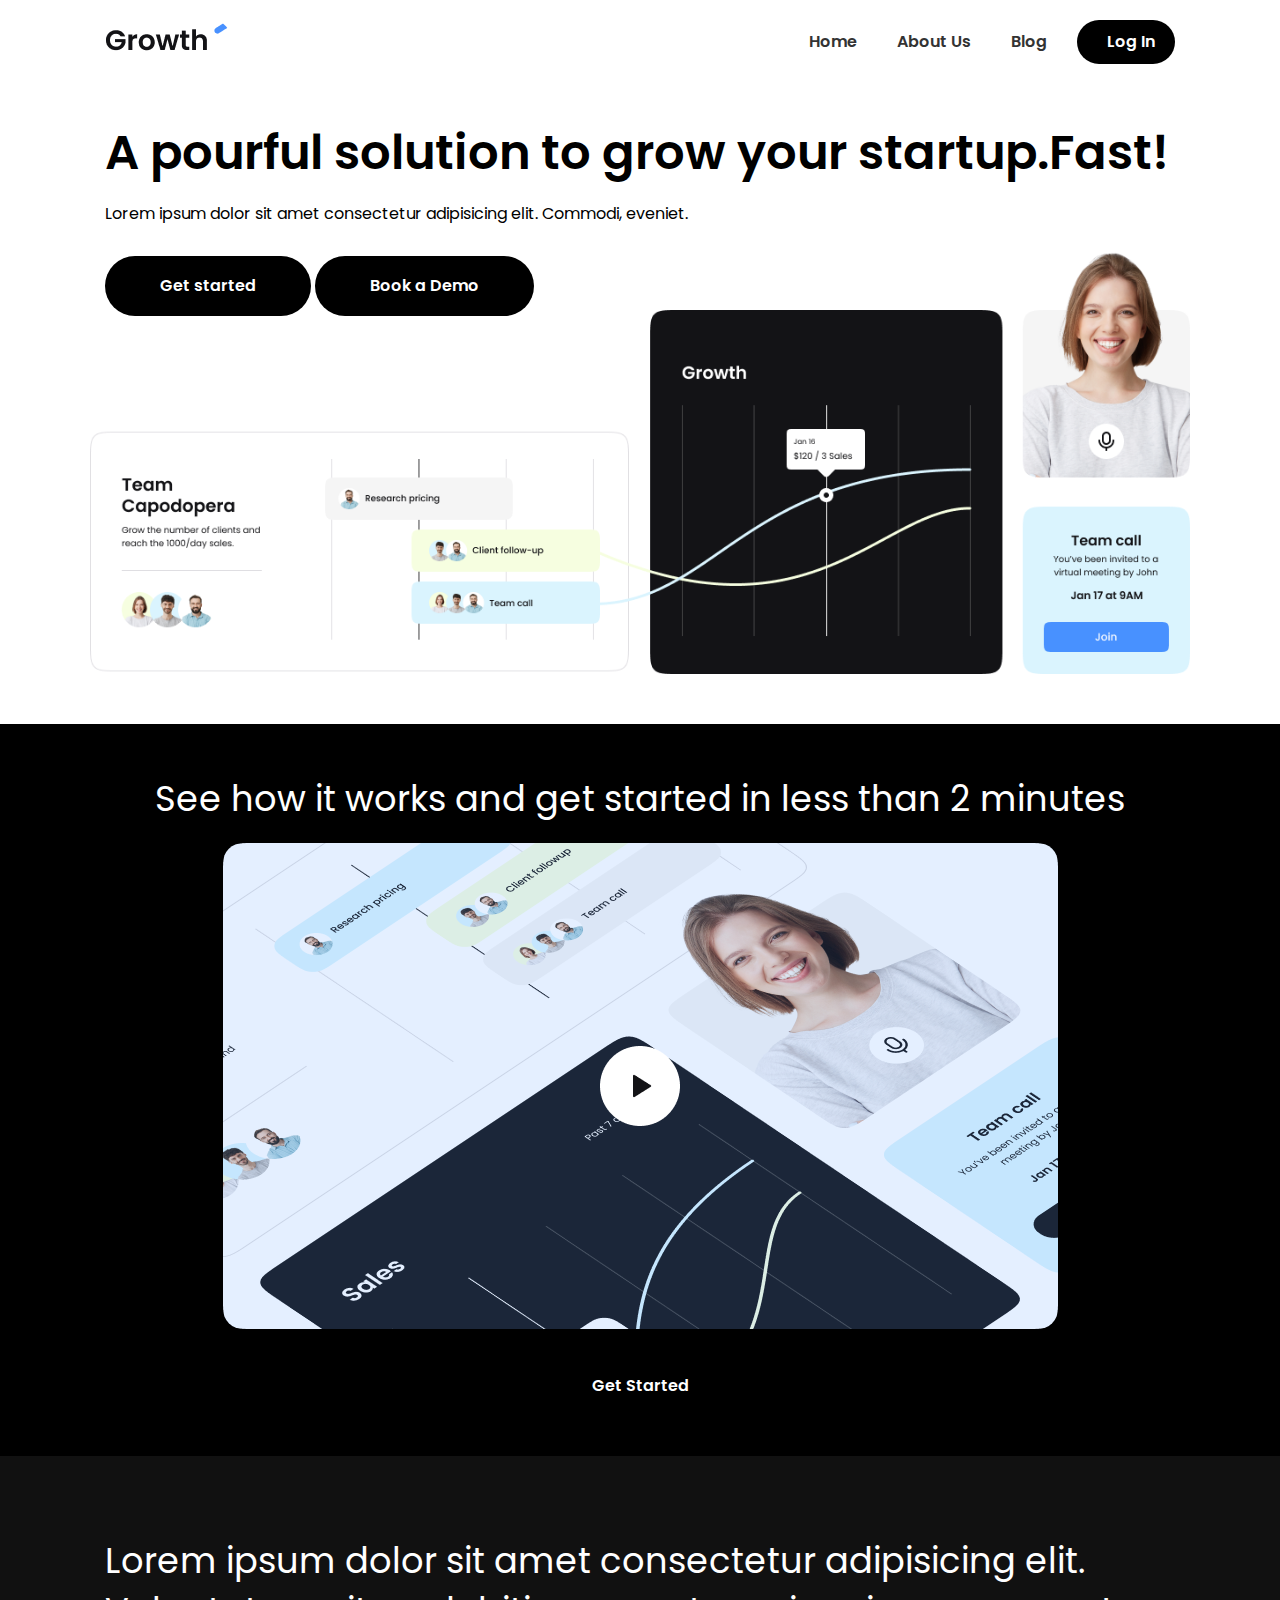
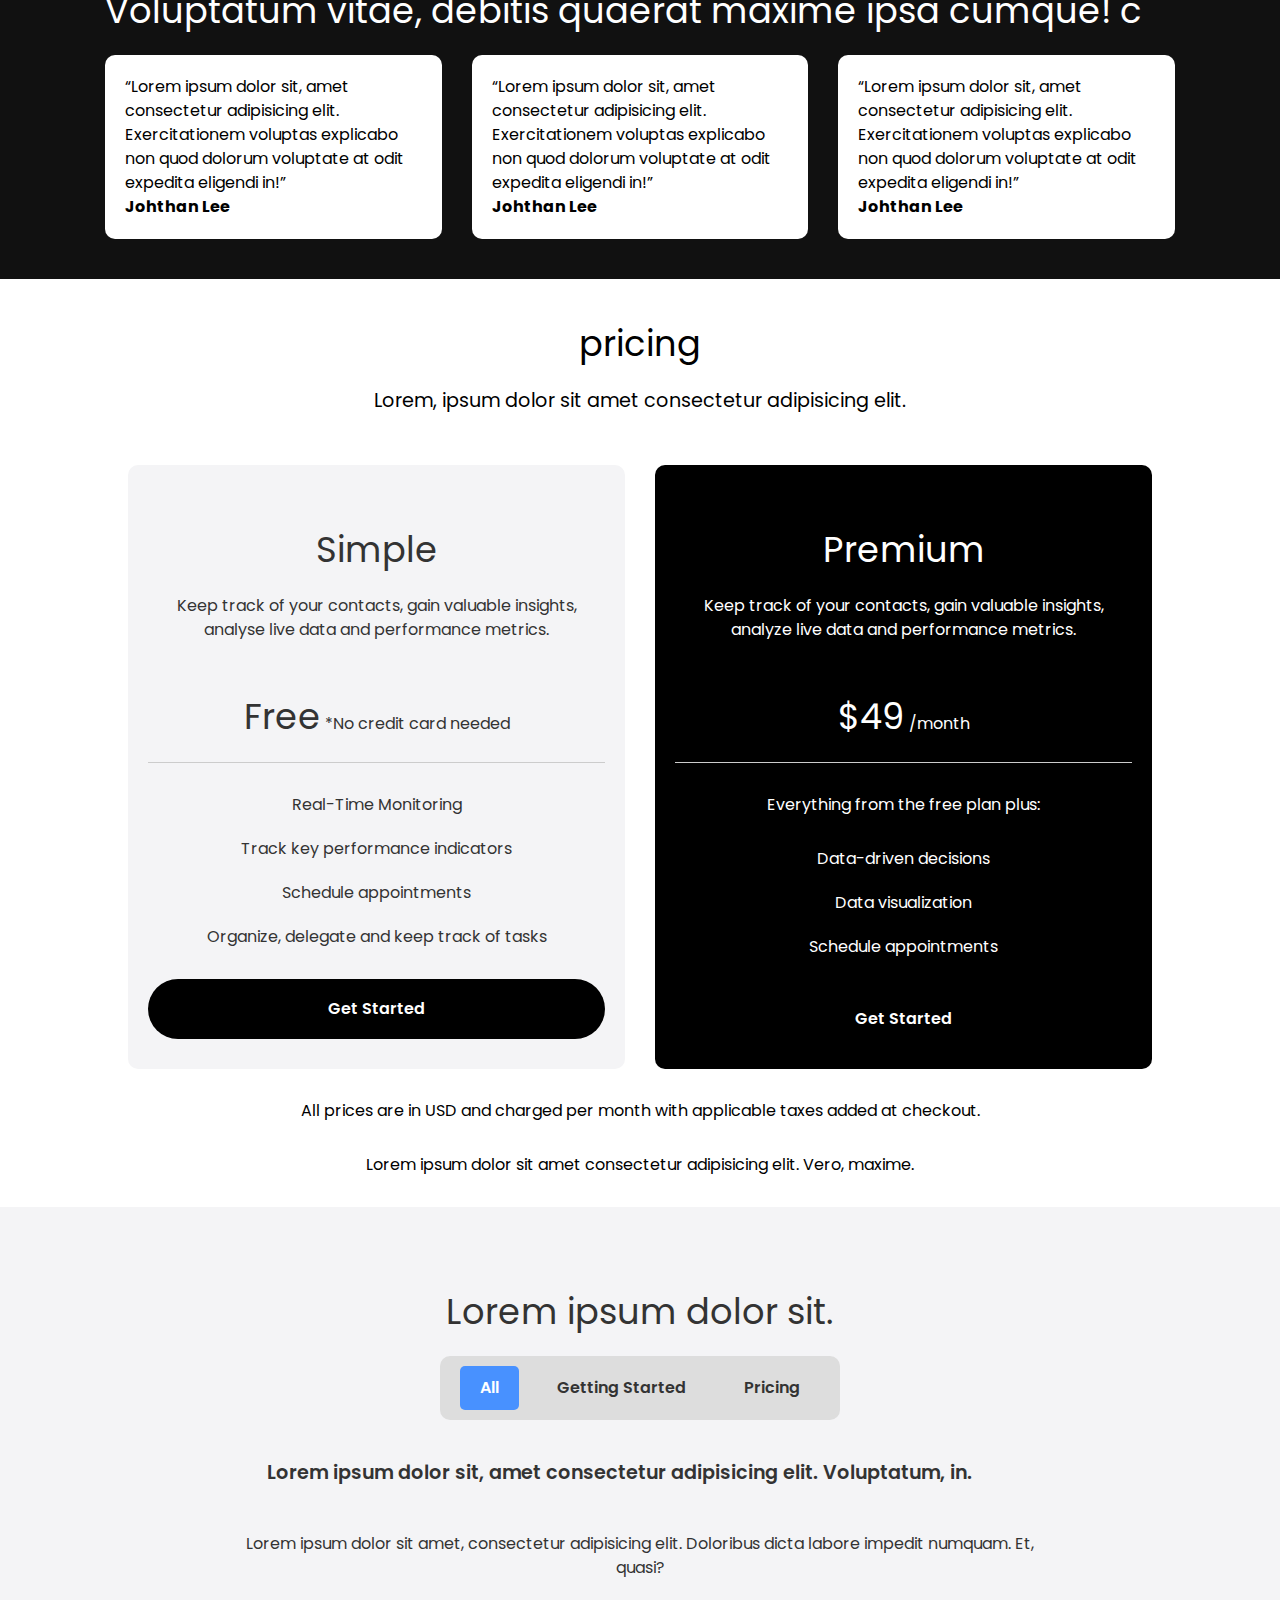
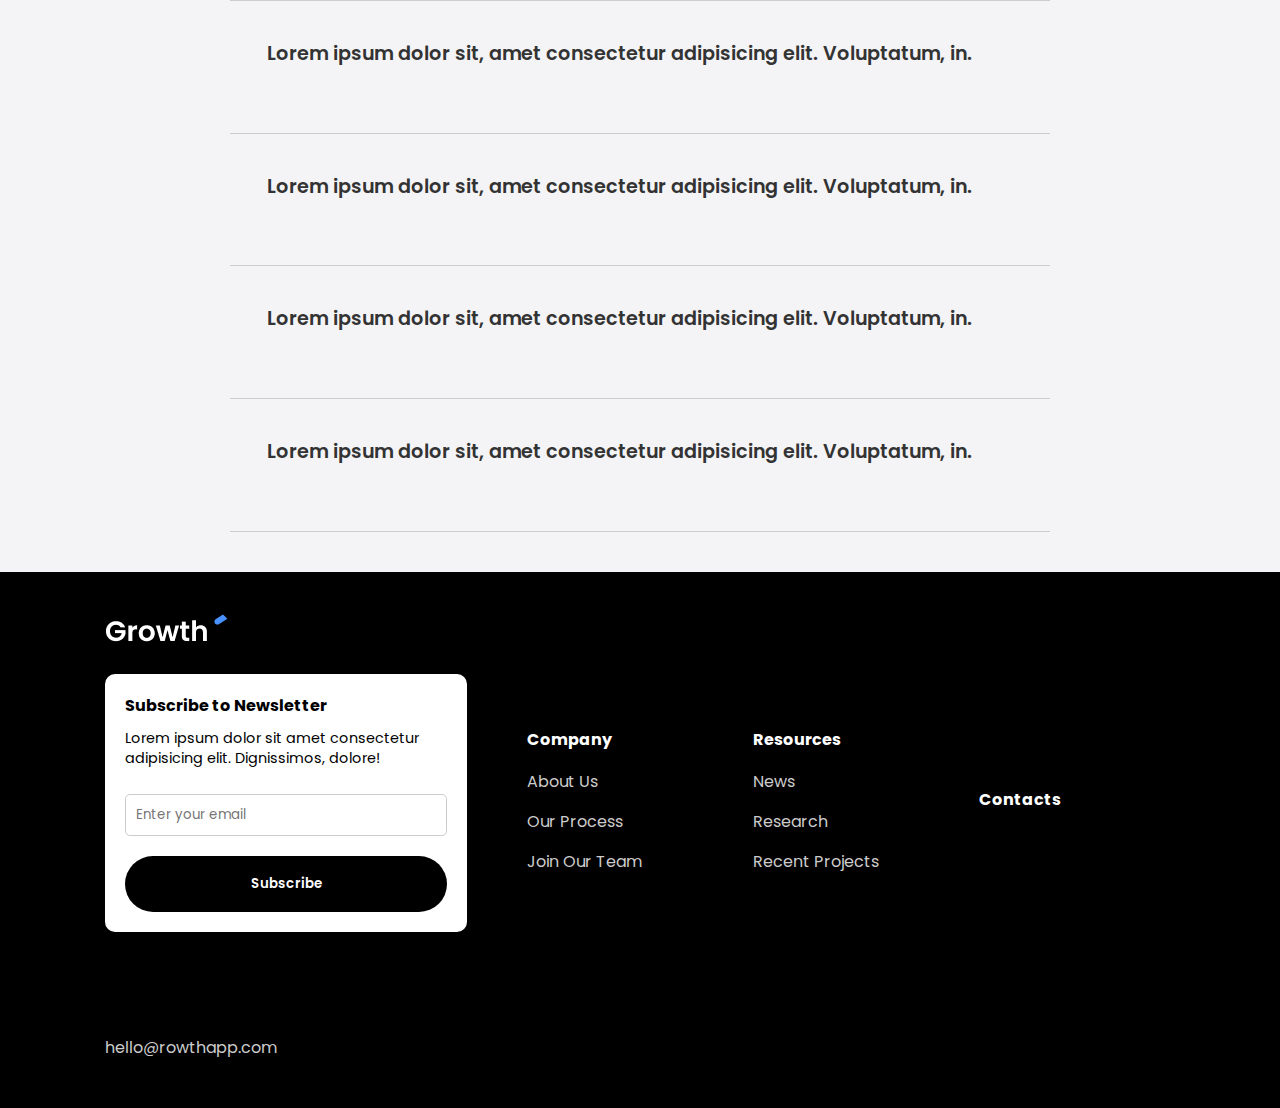
<file: index.html>
<!DOCTYPE html>
<html lang="en">

<head>
    <meta charset="UTF-8">
    <meta name="viewport" content="width=device-width, initial-scale=1.0">
    <title>Growth</title>

    <link rel="preconnect" href="https://fonts.googleapis.com">
    <link rel="preconnect" href="https://fonts.gstatic.com" crossorigin>
    <link href="https://fonts.googleapis.com/css2?family=Poppins:wght@300;400;600;700&display=swap" rel="stylesheet">
    <link rel="stylesheet" href="https://cdnjs.cloudflare.com/ajax/libs/font-awesome/6.4.2/css/all.min.css"
        integrity="sha512-z3gLpd7yknf1YoNbCzqRKc4qyor8gaKU1qmn+CShxbuBusANI9QpRohGBreCFkKxLhei6S9CQXFEbbKuqLg0DA=="
        crossorigin="anonymous" referrerpolicy="no-referrer" />
    <link rel="stylesheet" href="css/style.css">
    <link rel="shortcut icon" href="images/favicon.ico" type="images/x-icon">
</head>

<body>
    <nav class="navbar">
        <div class="container">
            <div class="logo">
                <a href="index.html">
                    <img src="images/logo.png" alt="logo">
                </a>
            </div>


            <div class="main-menu">
                <ul>
                    <li>
                        <a href="index.html">Home</a>
                    </li>
                    <li>
                        <a href="about.html">About Us</a>
                    </li>
                    <li>
                        <a href="blog.html">Blog</a>
                    </li>
                    <li>
                        <a class="btn" href="#">
                            <i class="fas fa-user"></i>
                            Log In
                        </a>
                    </li>
                </ul>
            </div>


            <!-- Hamburger Button -->
            <button class="hamburger-button">
                <div class="hamburger-line"></div>
                <div class="hamburger-line"></div>
                <div class="hamburger-line"></div>
            </button>
            <div class="mobile-menu">

                <div class="close-btn">
                    <button>X</button>
                </div>

                <ul>

                    <li>
                        <a href="index.html">Home</a>
                    </li>
                    <li>
                        <a href="#">About Us</a>
                    </li>
                    <li>
                        <a href="b#">Blog</a>
                    </li>
                    <li>
                        <a class="btn" href="#">
                            <i class="fas fa-user"></i>
                            Log In
                        </a>
                    </li>
                </ul>
            </div>

        </div>
    </nav>
    <!-- hero -->
    <section class="hero">
        <div class="container">
            <div class="hero-content">
                <h1 class="hero-heading text-xxl">
                    A pourful solution to grow your startup.Fast!
                </h1>
                <p class="text-hero">Lorem ipsum dolor sit amet consectetur adipisicing elit. Commodi, eveniet.</p>
                <div class="hero-buttons">
                    <a href="#" class="btn btn-primary">Get started</a>
                    <a href="#" class="btn"><i class="fas fa-laptop"></i> Book a Demo</a>
                </div>
            </div>
        </div>
    </section>
    <!-- Video Section -->
    <section class="video bg-black">
        <div class="container-sm">
            <h2 class="Video-heading text-xl text-center">
                See how it works and get started in less than 2 minutes
            </h2>
            <div class="video-content">
                <a href="#">
                    <img src="images/video-preview.png" alt="video" class="video-preview" />
                </a>
                <a href="#" class="btn btn-primary">Get Started</a>

            </div>
        </div>
    </section>

    <!-- Testimonials -->
    <section class="testimonials bg-dark">
        <div class="container">
            <h3 class="testimonials-heading text-xl">
                Lorem ipsum dolor sit amet consectetur adipisicing elit. Voluptatum vitae, debitis quaerat maxime
                ipsa
                cumque! c
            </h3>
            <div class="testimonials-grid">
                <div class="card">
                    <p><q>Lorem ipsum dolor sit, amet consectetur adipisicing elit. Exercitationem voluptas
                            explicabo
                            non
                            quod dolorum voluptate at odit expedita eligendi in!</q></p>
                    <p><b>Johthan Lee</b></p>

                </div>


                <div class="card">
                    <p><q>Lorem ipsum dolor sit, amet consectetur adipisicing elit. Exercitationem voluptas
                            explicabo
                            non
                            quod dolorum voluptate at odit expedita eligendi in!</q></p>
                    <p><b>Johthan Lee</b></p>

                </div>


                <div class="card">
                    <p><q>Lorem ipsum dolor sit, amet consectetur adipisicing elit. Exercitationem voluptas
                            explicabo
                            non
                            quod dolorum voluptate at odit expedita eligendi in!</q></p>
                    <p><b>Johthan Lee</b></p>

                </div>
            </div>
        </div>
    </section>

    <!-- Pricing -->
    <section class="pricing">
        <div class="container-sm">
            <h3 class="pricing-heading text-xl text-center">
                pricing
            </h3>
            <p class="pricing-subheading text-md text-center">
                Lorem, ipsum dolor sit amet consectetur adipisicing elit.
            </p>
            <div class="pricing-grid">
                <!--
                    Pricing Card 1
                -->
                <div class="card bg-light">
                    <div class="pricing-card-header">
                        <h4 class="pricing-heading text-xl">Simple</h4>
                        <p class="pricing-card-subheading">
                            Keep track of your contacts, gain valuable insights, analyse
                            live data and performance metrics.
                        </p>
                        <p class="pricing-card-price">
                            <span class="text-xl">Free</span>
                            *No credit card needed
                        </p>
                    </div>
                    <div class="pricing-card-body">
                        <ul>
                            <li><i class="fas fa-check"></i> Real-Time Monitoring</li>
                            <li>
                                <i class="fas fa-check"></i>Track key performance indicators
                            </li>
                            <li><i class="fas fa-check"></i>Schedule appointments</li>
                            <li>
                                <i class="fas fa-check"></i>Organize, delegate and keep track
                                of tasks
                            </li>
                        </ul>
                        <a href="#" class="btn btn-primary btn-block">Get Started</a>
                    </div>
                </div>
                <!-- pricing card-2-->
                <div class="card bg-black">
                    <div class="pricing-card-header">
                        <h4 class="pricing-card-heading text-xl">Premium</h4>
                        <p class="pricing-card-subheading">
                            Keep track of your contacts, gain valuable insights, analyze
                            live data and performance metrics.
                        </p>
                        <p class="pricing-card-price">
                            <span class="text-xl">$49</span> /month
                        </p>
                    </div>
                    <div class="pricing-card-body">
                        <p>Everything from the free plan plus:</p>
                        <ul>
                            <li><i class="fas fa-check"></i>Data-driven decisions</li>
                            <li><i class="fas fa-check"></i>Data visualization</li>
                            <li><i class="fas fa-check"></i>Schedule appointments</li>
                        </ul>
                        <a href="#" class="btn btn-primary btn-block">Get Started</a>
                    </div>
                </div>
            </div>
            <p class="pricing-footer text-center">
                All prices are in USD and charged per month with applicable taxes
                added at checkout.
            </p>
        </div>


        </div>
        </div>
        <p class="pricing-footer text-center">
            Lorem ipsum dolor sit amet consectetur adipisicing elit. Vero, maxime.
        </p>
        </div>
    </section>

    <!-- FAQ -->
    <section class="faq bg-light">
        <div class="container-sm">
            <h3 class="text-xl text-center">
                Lorem ipsum dolor sit.
            </h3>
            <ul class="faq-menu">
                <li class="active">All</li>
                <li>Getting Started</li>
                <li>Pricing</li>
            </ul>
            <div class="faq-content">
                <div class="faq-group">
                    <div class="faq-group-header">
                        <h4 class="text-md">
                            Lorem ipsum dolor sit, amet consectetur adipisicing elit. Voluptatum, in.
                        </h4>
                        <i class="fas fa-minus"></i>
                    </div>
                    <div class="faq-group-body open">
                        <p>Lorem ipsum dolor sit amet, consectetur adipisicing elit. Doloribus dicta labore impedit
                            numquam. Et, quasi?</p>
                    </div>
                </div>


                <div class="faq-group">
                    <div class="faq-group-header">
                        <h4 class="text-md">
                            Lorem ipsum dolor sit, amet consectetur adipisicing elit. Voluptatum, in.
                        </h4>
                        <i class="fas fa-plus"></i>
                    </div>
                    <div class="faq-group-body">
                        <p>Lorem ipsum dolor sit amet, consectetur adipisicing elit. Doloribus dicta labore impedit
                            numquam. Et, quasi?</p>
                    </div>
                </div>

                <div class="faq-group">
                    <div class="faq-group-header">
                        <h4 class="text-md">
                            Lorem ipsum dolor sit, amet consectetur adipisicing elit. Voluptatum, in.
                        </h4>
                        <i class="fas fa-plus"></i>
                    </div>
                    <div class="faq-group-body">
                        <p>Lorem ipsum dolor sit amet, consectetur adipisicing elit. Doloribus dicta labore impedit
                            numquam. Et, quasi?</p>
                    </div>
                </div>

                <div class="faq-group">
                    <div class="faq-group-header">
                        <h4 class="text-md">
                            Lorem ipsum dolor sit, amet consectetur adipisicing elit. Voluptatum, in.
                        </h4>
                        <i class="fas fa-plus"></i>
                    </div>
                    <div class="faq-group-body">
                        <p>Lorem ipsum dolor sit amet, consectetur adipisicing elit. Doloribus dicta labore
                            impedit
                            numquam. Et, quasi?</p>
                    </div>
                </div>

                <div class="faq-group">
                    <div class="faq-group-header">
                        <h4 class="text-md">
                            Lorem ipsum dolor sit, amet consectetur adipisicing elit. Voluptatum, in.
                        </h4>
                        <i class="fas fa-plus"></i>
                    </div>
                    <div class="faq-group-body">
                        <p>Lorem ipsum dolor sit amet, consectetur adipisicing elit. Doloribus dicta labore
                            impedit
                            numquam. Et, quasi?</p>
                    </div>
                </div>


            </div>
        </div>
    </section>

    <!-- Footer -->
    <footer class="footer bg-black">
        <div class="container">
            <div class="footer-grid">
                <div>
                    <a href="index.html">
                        <img src="images/logo-white.png" alt="logo-white">
                    </a>
                    <div class="card">
                        <h4>Subscribe to Newsletter</h4>
                        <p class="text-sm">
                            Lorem ipsum dolor sit amet consectetur adipisicing elit. Dignissimos, dolore!
                        </p>
                        <form>
                            <input type="email" id="email" placeholder="Enter your email">
                            <button type="submit" class="btn btn-primary btn-block">Subscribe</button>
                        </form>
                    </div>
                    <i class="fab fa-linkedin"></i>
                    <i class="fab fa-twitter"></i>
                </div>
                <div>
                    <h4>Company</h4>
                    <ul>
                        <li>
                            <a href="#">About Us</a>
                        </li>
                        <li>
                            <a href="#">Our Process</a>
                        </li>
                        <li>
                            <a href="#">Join Our Team</a>
                        </li>
                    </ul>
                </div>
                <div>
                    <h4>Resources</h4>
                    <ul>
                        <li>
                            <a href="#">News</a>
                        </li>

                        <li>
                            <a href="#">Research</a>
                        </li>

                        <li>
                            <a href="#">Recent Projects</a>
                        </li>
                    </ul>
                </div>
                <h4>Contacts</h4>
                <ul>
                    <li>
                        <a href="#">hello@rowthapp.com </a>
                    </li>
                </ul>
            </div>
        </div>
    </footer>

    <script src="js/main.js"></script>
</body>

</html>
</file>
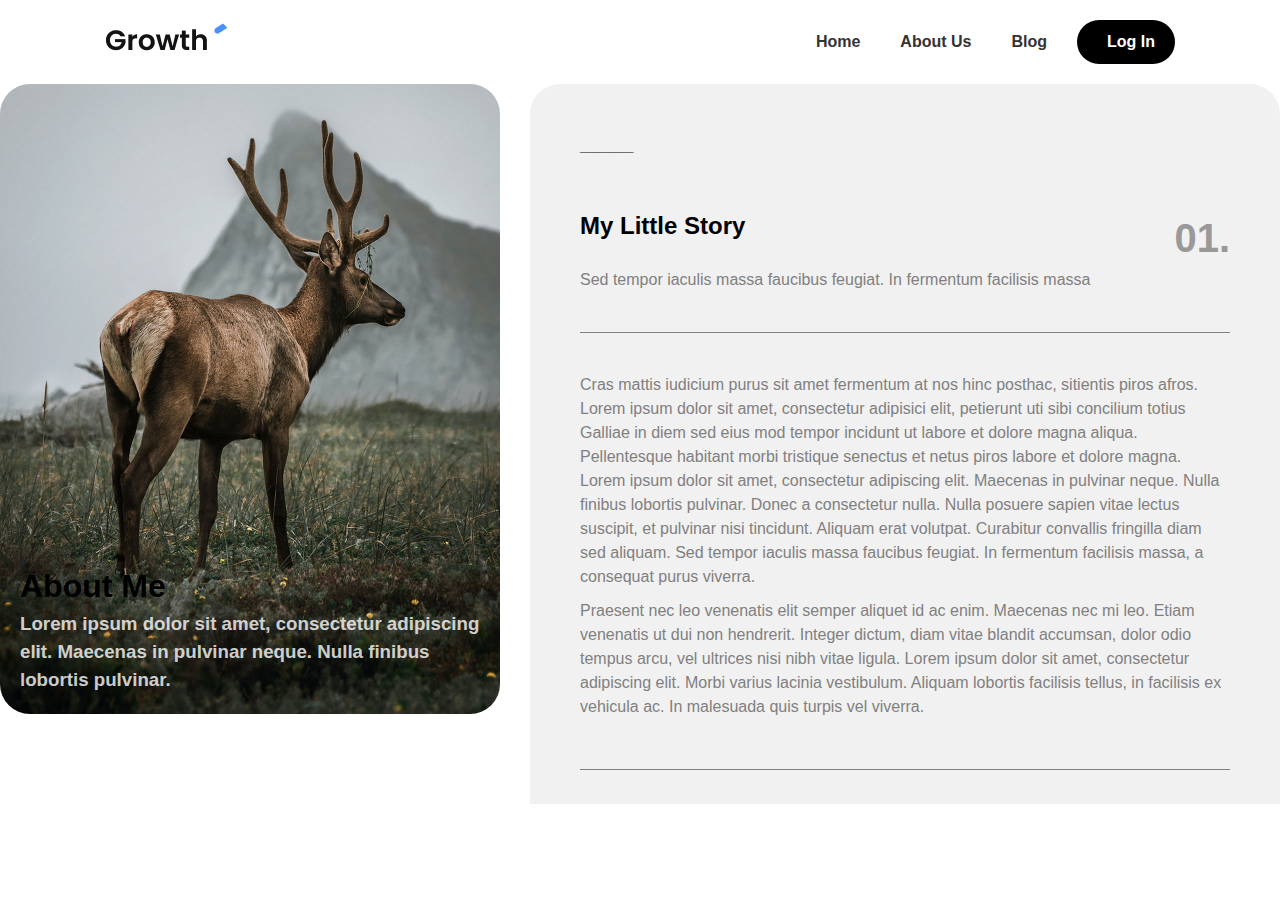
<file: about.html>
<!DOCTYPE html>
<html lang="en">

<head>
    <meta charset="UTF-8">
    <meta name="viewport" content="width=device-width, initial-scale=1.0">
    <title>About</title>
    <link rel="stylesheet" href="./css/style.css">
</head>

<body>

    <nav class="navbar">
        <div class="container">
            <div class="logo">
                <a href="index.html">
                    <img src="images/logo.png" alt="logo">
                </a>
            </div>


            <div class="main-menu">
                <ul>
                    <li>
                        <a href="index.html">Home</a>
                    </li>
                    <li>
                        <a href="about.html">About Us</a>
                    </li>
                    <li>
                        <a href="blog.html">Blog</a>
                    </li>
                    <li>
                        <a class="btn" href="#">
                            <i class="fas fa-user"></i>
                            Log In
                        </a>
                    </li>
                </ul>
            </div>

        </div>
    </nav>

    <!-- Banner section -->
    <section class="banner-section">
        <div class="banner-main">
            <!-- Left -->


            <div class="banner-left">
                <div class="flex flex-col h-full justify-end p-20">
                    <h1>About Me</h1>

                    <h3>Lorem ipsum dolor sit amet, consectetur adipiscing elit. Maecenas in pulvinar neque. Nulla
                        finibus
                        lobortis pulvinar.</h3>
                </div>

                <div class="overley"></div>

            </div>

            <!-- right -->

            <div class="banner-right">
                <div class="bg-color br-30 padding-50">
                    <b>______</b>
                    <div class="flex-page mt-50">
                        <h2>
                            My Little Story

                        </h2>

                        <h1 class="page">01.</h1>
                    </div>
                    <p class="first-p">Sed tempor iaculis massa faucibus feugiat. In fermentum facilisis massa</p>

                    <p class="second-p">Cras mattis iudicium purus sit amet fermentum at nos hinc posthac, sitientis
                        piros
                        afros. Lorem ipsum
                        dolor sit amet, consectetur adipisici elit, petierunt uti sibi concilium totius Galliae in diem
                        sed
                        eius mod tempor incidunt ut labore et dolore magna aliqua. Pellentesque habitant morbi tristique
                        senectus et netus piros labore et dolore magna. Lorem ipsum dolor sit amet, consectetur
                        adipiscing
                        elit. Maecenas in pulvinar neque. Nulla finibus lobortis pulvinar. Donec a consectetur nulla.
                        Nulla
                        posuere sapien vitae lectus suscipit, et pulvinar nisi tincidunt. Aliquam erat volutpat.
                        Curabitur
                        convallis fringilla diam sed aliquam. Sed tempor iaculis massa faucibus feugiat. In fermentum
                        facilisis massa, a consequat purus viverra.</p>

                    <p class="third-p"> Praesent nec leo venenatis elit semper aliquet id ac enim. Maecenas nec mi leo.
                        Etiam venenatis ut
                        dui non hendrerit. Integer dictum, diam vitae blandit accumsan, dolor odio tempus arcu, vel
                        ultrices
                        nisi nibh vitae ligula. Lorem ipsum dolor sit amet, consectetur adipiscing elit. Morbi varius
                        lacinia vestibulum. Aliquam lobortis facilisis tellus, in facilisis ex vehicula ac. In malesuada
                        quis turpis vel viverra.</p>

                    <section class="number">
                        <div class="number-1">461</div>
                        <h5>Finished Projects</h5>

                        <div class="number-2">461</div>
                        <h5>Finished Projects</h5>

                        <div class="number-3">468</div>
                        <h5>Happy Costomers</h5>

                        <div class="number-4">468</div>
                        <h5>Working Hours</h5>
                    </section>

                    <button class="btn"><a href="#">MY PORTFOLIO</a></button>
                </div>

                <div class="banner-main-2">
                    <div class="banner-right-2">
                        <b>______</b>
                        <div class="aside">
                            <h1 class="fs-25">Services & Prices</h1>
                            <h2 class="fs-40">02.</h2>
                        </div>
                        <p class="mb-100 border-b-1 pb-50">Sed tempor iaculis massa faucibus feugiat. In fermentum
                            facilisis
                            massa</p>

                        <div class="overley-2"></div>

                        <div class="flex">
                            <div class="photo">
                                <img src="./images/6.jpg" alt="images">
                            </div>
                            <div class="pl-30">
                                <h1>Wedding Photography</h1>
                                <p>Sed blandit, dolor id aliquam vestibulum, nibh elit imperdiet turpis, quis molestie
                                    quam
                                    erat
                                    vel nisi.PortraitsWeddings</p>

                                <h4>portrais</h4>
                                <h4>Wedding</h4>
                                <h4>commercials</h4>
                                <button class="serv-price"><span>Price:</span>$300-$900</a></button>

                            </div>
                        </div>

                        <div class="flex mt-20">
                            <div class="">
                                <img src="./images/17 (1).jpg">
                            </div>

                            <div class="pl-30">
                                <h1>Commercial Photography</h1>
                                <p>Sed blandit, dolor id aliquam vestibulum, nibh elit imperdiet turpis, quis molestie
                                    quam
                                    erat vel
                                    nisi.
                                </p>

                                <h4> Filming</h4>
                                <h4>MontageSlow</h4>
                                <h4> motion</h4>
                                <button class="serv-price"><span>Price:</span>$300-$900</a></button>

                            </div>

                        </div>
                        <div class="mg">
                            <p>Praesent nec leo venenatis elit semper aliquet id ac enim. Maecenas nec mi leo. Etiam
                                venenatis ut dui non hendrerit. Integer dictum, diam vitae blandit accumsan, dolor odio
                                tempus arcu, vel ultrices nisi nibh vitae ligula. Lorem ipsum dolor sit amet,
                                consectetur adipiscing elit. Morbi varius lacinia vestibulum. Aliquam lobortis facilisis
                                tellus, in facilisis ex vehicula ac. In malesuada quis turpis vel viverra.</p>
                        </div>
                    </div>
                </div>


            </div>

    </section>

</body>

</html>
</file>
<file: css/style.css>
* {
    box-sizing: border-box;
    margin: 0;
    padding: 0;
    font-family: 'poppins', sans-serif
}


:root {
    --primary-color: #4891ff;
    --light-color: #f4f4f6;
    --dark-color: #111;

}

body {
    font-size: 16px;
    font-family: 'poppins', sans-serif;
    line-height: 1.5;
    background: #fff;
    overflow-x: hidden;
}

a {
    text-decoration: none;
    color: #333;

}

ul {
    list-style: none;
}

img {
    max-width: 100%;
    border-radius: 20px;
}

/* -navbar- */
.navbar {
    background: #fff;
    padding: 20px;
}

.navbar .container {
    display: flex;
    justify-content: space-between;
    align-items: center;
}

.navbar .main-menu ul {
    display: flex;
}

.navbar ul li a {
    padding: 10px 20px;
    display: block;
    font-weight: 600;
    transition: 0.5s;

}

.navbar ul li a:hover {
    color: var(--primary-color);
}

.navbar ul li a i {

    margin-right: 10px;
}

.navbar ul li:last-child a {
    margin-left:
        10px;
}

/* hero */
.hero {
    margin-bottom: 50px;
}

.hero .container {
    background: url('../images/hero-bg.png') no-repeat;
    background-size: contain;
    background-position: center bottom;
    height: 550px;
}

.hero .hero-container {
    width: 70%;
}

.hero .hero-text {
    width: 70%;
    margin-bottom: 20px;
}

.text-hero {
    margin-bottom: 30px;
}

/* video */
.video {
    padding: 10px 0 40px;
}

.video .video-content {

    display: flex;
    flex-direction: column;
    align-items: center;
}

.video .video-preview {
    margin-bottom: 20px;
}

/* testimonials */
.testimonials {
    padding: 40px 0;
}

.testimonials .testimonials-grid {
    display: grid;
    grid-template-columns: repeat(3, 1fr);
    gap: 30px;

}

/*
.testimonials .card p:nth-child(2) {
    margin-top: 30px;
    font-weight: bold;
}
*/

/* pricing */
.pricing-grid {
    display: grid;
    grid-template-columns: repeat(2, 1fr);
    gap: 30px;
    margin-top: 50px;
}

.pricing .pricing-card-subheading {
    margin-bottom: 30px;
}

.pricing .pricing-card-price {
    margin-bottom: 30px;
    padding: 20px 0;
    border-bottom: 1px solid #ccc;
}

.pricing ul {
    margin: 30px 0;
}

.pricing ul li {
    margin-bottom: 20px;
}

/*
.pricing ul li i {
    margin-right: 10px;
}
*/

.pricing .pricing-footer {
    margin: 30px 0;
}

/* FAQ */
.faq {
    padding: 40px 0;

}

.faq .faq-group {
    border-bottom: 1px solid #ccc;
    padding-bottom: 20px;

}

.faq .faq-group .faq-group-header {
    padding: 20px 0;
    margin-bottom: 15px;
    position: relative;
}

.faq .faq-group .faq-group-header h4 {
    font-weight: 600;
    width: 95%;

}

.container-sm {
    text-align: center;
}

.faq .faq-group .faq-group-header i {
    position: absolute;
    right: 0;
    top: 35px;
    font-size: 1.3rem;
    cursor: pointer;
}

.faq .faq-group .faq-group-body {
    display: none;
}

.faq .faq-group .faq-group-body.open {
    display: block;
}

.faq ul.faq-menu {
    max-width: 400px;
    margin: auto;
    display: flex;
    justify-content: space-between;
    align-items: center;
    background: #ddd;
    padding: 10px 20px;
    border-radius: 10px;
    font-weight: 600;
    cursor: pointer;
}

.faq ul.faq-menu li {
    padding: 10px 20px;
    border-radius: 5px;
    text-align: center;
}

.faq ul.faq-menu li.active {
    background: var(--primary-color);
    color: #fff;
}

/* footer */
.footer {
    padding: 40px 0;
}

.footer h4 {
    margin-bottom: 10px;
}

.footer ul li {
    line-height: 2.5;
}

.footer a {
    color: #ccc;
}

.footer i {
    font-size: 1.5rem;
    margin-right: 10px;
}

.footer-grid {
    display: grid;
    grid-template-columns: 2fr 1fr 1fr 1fr;
    gap: 30px;
    justify-content: center;
    align-items: center;
}

.footer .card {
    margin: 20px 30px 30px 0;
}

.footer input[type='email'] {
    width: 100%;
    padding: 10px;
    border: 1px solid #ccc;
    border-radius: 5px;
    margin: 20px 0;
}



/* Utility classes */
.container {
    max-width: 1100px;
    margin: 0 auto;
    padding: 0 15px;

}

.container sm {
    max-width: 800px;
    margin: 0 auto;
    padding: 0 15px;
}

.card {
    background: #fff;
    color: #000;
    border-radius: 10px;
    padding: 20px;
}

/* button */
.btn {
    padding: 13px 20px;
    display: inline-block;
    background: var(--light-color);
    border-radius: 10px;
    color: #333;
    border: none;
    text-decoration: none;
    font-weight: 600;
    cursor: pointer;
    text-align: center;
    transition: 0.5s;
}

.close-btn {
    display: flex;
    justify-content: end;
}

.close-btn button {
    font-size: 20px;
    padding: 5px;
    margin: 10px;
}

.btn:hover {
    opacity: 0.8;
}

.btn-primary {
    background: var(--primary-color);
    color: #fff;
}

.btn-dark {
    background: var(--dark-color);
    color: #fff;
}

.btn-block {
    display: block;
    width: 100%;
}

/* text classes */

.text-xxl {
    font-size: 3rem;
    line-height: 1.2;
    font-weight: 600;
    margin: 40px 0 20px;

}

.text-xl {
    font-size: 2.2rem;
    line-height: 1.4;
    font-weight: normal;
    margin: 40px 0 20px;
}

.text-lg {
    font-size: 1.8rem;
    line-height: 1.4;
    font-weight: normal;
    margin: 30px 0 20px;
}

.text-md {
    font-size: 1.2rem;
    line-height: 1.4;
    font-weight: normal;
    margin: 20px 0 10px;
}

.text-sm {
    font-size: 0.9rem;
    line-height: 1.4;
    font-weight: normal;
    margin: 10px 0 5px;
}

.text-center {
    text-align: center;
}

/* Background */
.bg-primary {
    background: var(--primary-color);
    color: #fff;
}

.bg-light {
    background: var(--light-color);
    color: #333;
}

.bg-dark {
    background: var(--dark-color);
    color: #fff;
}

.bg-black {
    background: #000;
    color: #fff;
}

/* hamburgur Button */
.hamburger-button {
    display: none;
    background: none;
    border: none;
    cursor: pointer;
    padding: 10px;
    z-index: 10;
}

.hamburger-button .hamburger-line {
    width: 30px;
    height: 3px;
    background: #333;
    margin: 6px 0;
}

/* Mobile Menu */
.mobile-menu {
    position: fixed;
    top: 0;
    right: -300px;
    width: 250px;
    height: 100%;
    z-index: 20;
    background: #fff;
    box-shadow: 0px 0px 10px rgba(0, 0, 0, 0.2);
    transition: right 0.3s ease-in-out;
}


.mobile-menu.active {
    right: 0px;
}

/* About */


.banner-main {
    width: 100%;
    gap: 30px;
    /* padding-left: 50px; */
    /* padding-right: 50px; */
}

@media only screen and (min-width: 1100px) {
    .banner-main {
        display: flex;
        height: 80vh;
        overflow-y: hidden;
    }
}



.banner-left {
    background: url(../images/17.jpg);
    background-repeat: no-repeat;
    background-size: cover;
    background-position: center center;
    border-radius: 30px;
    position: relative;
    left: 0;
    right: 0;
    top: 0;
    bottom: 0;
}

@media (min-width:1100px) {
    .banner-left {
        width: 40%;
    }

    .banner-right {
        width: 60%;

    }

}

@media (min-width:500px) {
    .banner-left {
        height: 70vh;
    }
}



.banner-right .flex-page {
    justify-content: space-between;
    display: flex;
    /* margin-top: 30px; */
}

.banner-right .page {

    display: flex;
    color: #999;
    font-size: 40px;
    justify-content: right;
}

.banner-left h3 {

    /* max-width: 400px;
    line-height: 24px;
    position: relative;
    margin-top: -100px;
    font-size: small;
    text-align: center; */
    color: rgba(255, 255, 255, .8);
}


.banner-right .overley {
    position: absolute;
    top: 0;
    left: 0;
    background-color: #333;
    opacity: .60;
    z-index: 2;
    width: 100%;
    height: 100%;
}

.banner-right {
    overflow-y: scroll;
    margin-top: 30px;
}

.banner-right p {
    color: gray;
}

.first-p {
    padding-bottom: 40px;
    margin-bottom: 40px;
    border-bottom: 1px solid gray;
}

.second-p {
    padding-bottom: 10px;
}


.third-p {
    padding-bottom: 50px;
    border-bottom: 1px solid gray;
    margin-bottom: 50px;
}

.number {
    display: flex;
    justify-content: center;
    margin-bottom: 50px;

}

.number h5 {
    margin-top: 80px;
    width: 370px;
    margin-left: -88px;
}

.number-1 {
    font-size: 50px;

}

.number-2 {
    font-size: 50px;

}

.number-3 {
    font-size: 50px;

}

.number-4 {
    font-size: 50px;

}

.btn {
    background-color: black;
    color: white;
    padding: 18px 55px;
    border-radius: 50px;
    /* margin-bottom: 100px; */

}

.btn:hover {
    background: white;
}

.banner-main-2 {
    display: flex;
}

.banner-right-2 {
    background-color: #f1f1f1;
    padding: 20px 35px;
    margin-top: 30px;
    padding-bottom: 50px;
    /* margin-bottom: 50px; */
    padding-top: 60px;
    border-radius: 30px;

}

.banner-right-2 .aside {
    padding-top: 40px;
    display: flex;
    color: #999;
    justify-content: space-between;
}

.banner-right-2 .images {
    width: 60%;
    margin-top: 50px;
}


.banner-right-2 p {
    color: gray;

}




/* Media Queries */
@media (max-width: 960px) {
    .text-xxl .number {
        font-size: 2.5rem;
    }
}

@media (max-width: 670px) {
    .navbar .main-menu .banner-section {
        display: none;

    }



    .navbar .hamburger-button {
        display: block;
    }

    .hero .container {
        background: url('../images/hero-bg-mobile.png') no-repeat;
        background-size: 350px 400px;
        background-position: bottom;
        height: 770px;
    }


    .hero .hero-text,
    .hero .hero-content {
        width: 100%;
        text-align: center;
    }

    .testimonials .testimonials-grid,
    .pricing .pricing-grid,
    .footer .footer-grid {
        grid-template-columns: 1fr;
    }

    .footer .card {
        margin-right: 0;
    }

    .footer .footer-grid {
        text-align: center;
    }

    .hero .hero-buttons .btn {
        margin-bottom: 10px;
        display: block;
        width: 100%;
    }

    .testimonials .testimonials-heading {
        max-width: 100%;
        text-align: center;
    }

    /*text*/
    .text-xl {
        font-size: 1.9rm;
    }

    .text-lg {
        font-size: 1.5rem;
    }

    .text-md {
        font-size: 1.1rem;
    }

}

@media (max-width: 500px) {
    .text-xxl {
        font-size: 2rem;
    }
}

/* utility */
.flex {
    display: flex;
}

.text-center {
    text-align: center;
}

.text-right {
    text-align: right;
}

.w-60 {
    width: 60%;
}

.w-40 {
    width: 40%;
}

.p-10 {
    padding: 10px;
}

.p-30 {
    padding: 30px;

}

.px-10 {
    padding-left: 10px;
    padding-right: 10px;
}

.pl-10 {
    padding-left: 10px;
}

.flex-col {
    flex-direction: column;
}

.h-full {
    height: 100%;
}

.justify-end {
    justify-content: end;
}

.p-20 {
    padding: 20px;
}



.mt-50 {
    margin-top: 50px;
}

.mb-100 {
    margin-bottom: 100px;
}

.border-b-1 {
    border-bottom: 1px solid gray;

}

.pb-50 {
    padding-bottom: 50px;
}

.pl-30 {
    padding-left: 30px;
}

.mt-20 {
    margin-top: 20px;
}

.bg-color {
    background: #f1f1f1;
}

.br-30 {
    border-radius: 30px;
}

.padding-50 {
    padding: 50px;
}

.serv-price {
    margin-top: 14px;
    padding: 15px 20px;
    font-size: 13px;
    /* text-align: left; */
    border-radius: 10px;
    background: #333;
    color: rgba(255, 255, 255, .6);
}

.serv-price span {


    font-family: 'Playfair+Display', serif;
    font-style: italic;
    color: #fff;
}

.mg {
    margin: 30px 0px;
}

.fs-25 {
    font-size: 25px;
    color: #111;
}

.fs-40 {
    font-size: 40px;
}

.mt-50 {
    margin-top: 50px;
}

.banner-right {
    margin: 0;
}

.faq-content {

    width: 80%;
    margin-left: auto;
    margin-right: auto;
}

.container-sm {
    width: 80%;
    margin-left: auto;
    margin-right: auto;
}
</file>
